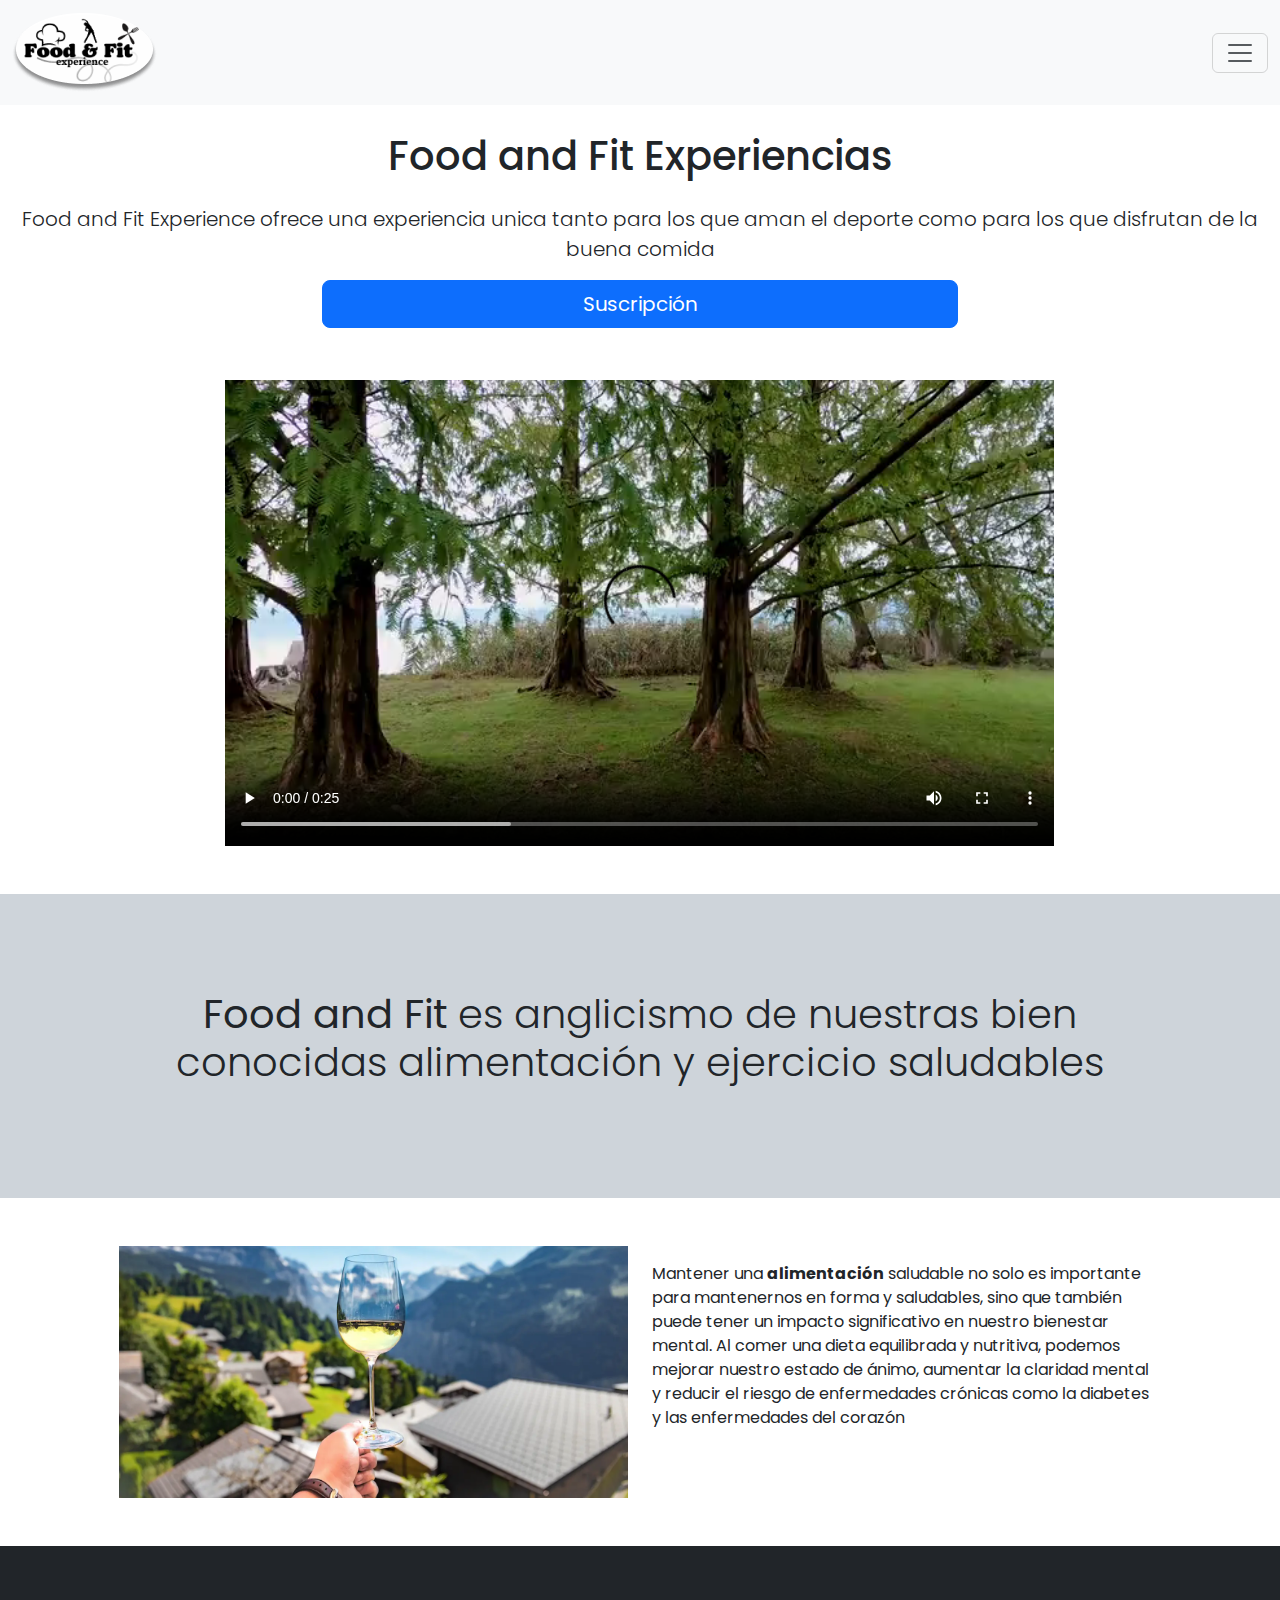
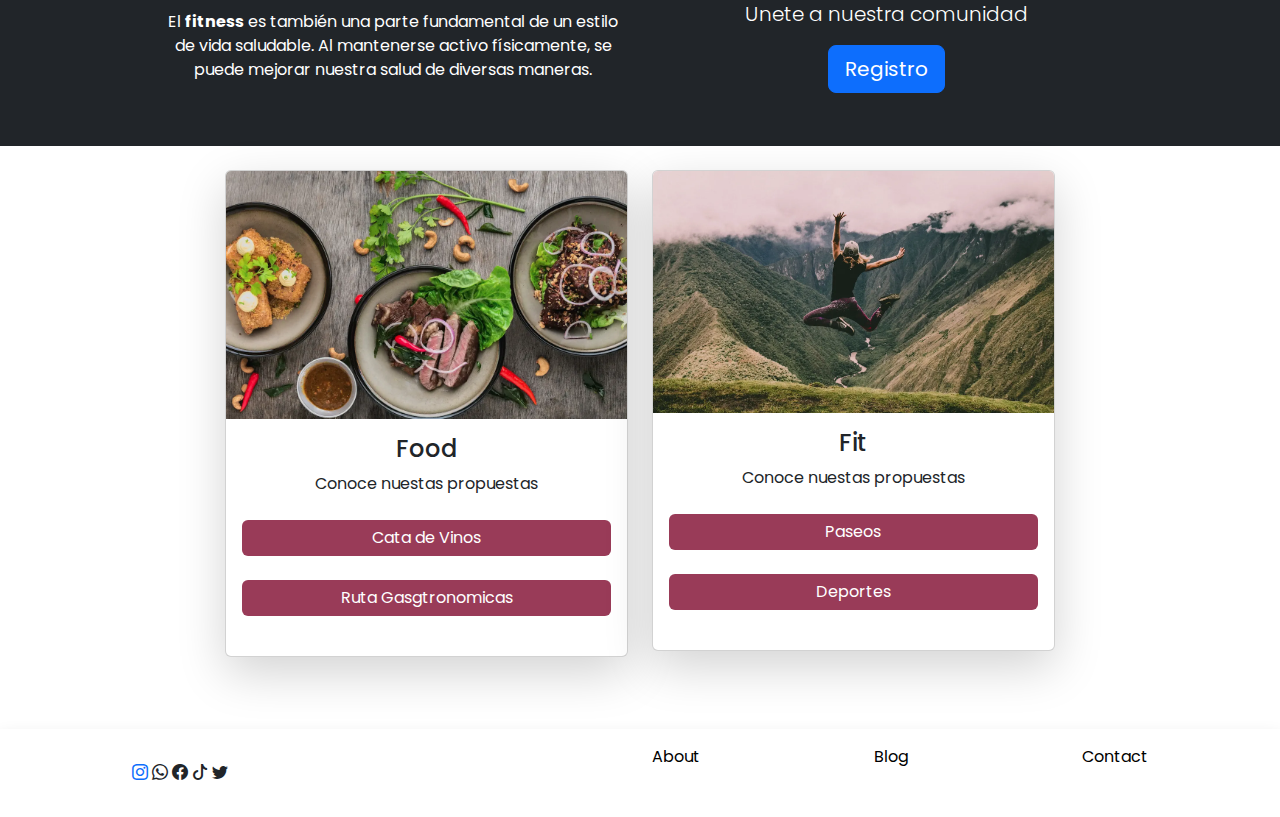
<file: index.html>
<!DOCTYPE html>
<html lang="es">
  <head>
    <meta charset="UTF-8" />
    <meta http-equiv="X-UA-Compatible" content="IE=edge" />
    <meta name="viewport" content="width=device-width, initial-scale=1.0" />
    <meta name="author" content="andrea-jordi-mariano" />
    <meta
      name="description"
      content="Food and Fit Experience ofrece una experiencia unica tanto para los que aman el deporte como para los que disfrutan de la buena comida"/>
    <meta
      name="keyword"
      content="alimentación saludable, fitness y actividad fisica, estilo de vida activa"
    />
    <!-- favicon -->
    <link rel="icon" type="image/png" href="img/favicon/f&f.png" />
    <title>Home - Food and Fit Experience</title>
    <!-- preload link -->
    <link rel="preload" href="css/bootstrap.min.css" as="style" />
    <link rel="preload" href="js/bootstrap.bundle.min.js" as="script" />
    <!-- bootstrap icon-->
    <link
      rel="stylesheet"
      href="https://cdn.jsdelivr.net/npm/bootstrap-icons@1.10.3/font/bootstrap-icons.css"
    />
    <!-- bootstrap css -->
    <link rel="stylesheet" href="css/bootstrap.min.css" />
    <link rel="stylesheet" href="css/root.css" />
    <link rel="stylesheet" href="css/myStyle.css" />
  </head>

  <body class="font-family-primary body-margin-index">
    <!-- start of main container -->
    <div class="container-fluid">
      <!-- start header -->

      <header class="row p-1 mt-5 justify-content-center text-center">
        <h1 class="p-3">Food and Fit Experiencias</h1>
        <p class="lead text col-12">
          Food and Fit Experience ofrece una experiencia unica tanto para los que aman el deporte como para los que disfrutan de la buena comida
        </p>
        <button class="col-6  btn btn-lg btn-primary mb-5">
          Suscripción 
        </button>
      </header>

      <!-- end header -->

      <!-- start of offcanvas nav -->

      <div class="row">
        <nav class="navbar bg-body-tertiary fixed-top">
          <div class="container-fluid">
            <!-- logo picture -->

            <a class="navbar-brand" href="index.html">
              <img
                src="./img/logo/logo_sombra_pequeño.png"
                alt="Food and Fit - Home"
              />
            </a>
            <button
              class="navbar-toggler"
              type="button"
              data-bs-toggle="offcanvas"
              data-bs-target="#offcanvasNavbar"
              aria-controls="offcanvasNavbar"
              aria-label="Toggle navigation"
            >
              <span class="navbar-toggler-icon"></span>
            </button>
            <div
              class="offcanvas offcanvas-end"
              tabindex="-1"
              id="offcanvasNavbar"
              aria-labelledby="offcanvasNavbarLabel"
            >
              <div class="offcanvas-header">
                <button
                  type="button"
                  class="btn-close"
                  data-bs-dismiss="offcanvas"
                  aria-label="Close"
                ></button>
              </div>
              <div class="offcanvas-body">
                <ul class="navbar-nav justify-content-end flex-grow-1 pe-3">
                  <li class="nav-item dropdown">
                    <a
                      class="nav-link dropdown-toggle"
                      href="#"
                      role="button"
                      data-bs-toggle="dropdown"
                      aria-expanded="false"
                    >
                      Food
                    </a>
                    <ul class="dropdown-menu">
                      <li>
                        <a class="dropdown-item" href="cata-vino.html"
                          >Cata de Vino</a
                        >
                      </li>
                      <li>
                        <a class="dropdown-item" href="gastronomia.html"
                          >Ruta gasgtronomicas</a
                        >
                      </li>
                    </ul>
                  </li>

                  <li class="nav-item dropdown">
                    <a
                      class="nav-link dropdown-toggle"
                      href="#"
                      role="button"
                      data-bs-toggle="dropdown"
                      aria-expanded="false"
                    >
                      Fit
                    </a>
                    <ul class="dropdown-menu">
                      <li>
                        <a class="dropdown-item" href="paseos.html">Paseos</a>
                      </li>
                      <li>
                        <a class="dropdown-item" href="deportes.html"
                          >Deporte</a
                        >
                      </li>
                    </ul>
                  </li>
                </ul>
              </div>
            </div>
          </div>
        </nav>
      </div>

      <!-- end of nav -->

      <!-- start of video section -->
      <section class="mb-5 row justify-content-center">
        <video
          class="col-8 object-fit-contain"
          controls
          preload
          src="assets/index-video.mp4"
        ></video>
      </section>
      <!-- start of video section -->

      <section
        class="p-5 row justify-content-center text-center bg-dark-subtle"
      >
        <p class="col-10 display-6 py-5">
          <strong>Food and Fit</strong> es anglicismo de nuestras bien conocidas
          alimentación y ejercicio saludables
        </p>
      </section>

      <!-- start of companny vision section -->
      <section class="row my-5 justify-content-center">
        <div class="col-sm-12 col-md-5">

          <img

          src="img/index/index-herosmall.webp"
          srcset="img/index/index-herosmaller.webp 576w,
          img/index/index-herosmall.webp 768w"

          class="card-img-top img-fluid"
          alt="imagen lanscape naturaleza"
        />

        </div>

        <article class="col-sm-12 col-md-5">
          <p class="my-3">
            Mantener una <strong>alimentación</strong> saludable no solo es
            importante para mantenernos en forma y saludables, sino que también
            puede tener un impacto significativo en nuestro bienestar mental. Al
            comer una dieta equilibrada y nutritiva, podemos mejorar nuestro
            estado de ánimo, aumentar la claridad mental y reducir el riesgo de
            enfermedades crónicas como la diabetes y las enfermedades del
            corazón
          </p>
        </article>
      </section>
      <!-- end of company vision section  -->

      <!-- start of section - unete a la comunidad -->

      <section
        class="p-5 row justify-content-center align-items-center text-center bg-dark text-white"
      >
        <p class="col-sm-10 col-md-5 my-3">
          El <strong>fitness</strong> es también una parte fundamental de un
          estilo de vida saludable. Al mantenerse activo físicamente, se puede
          mejorar nuestra salud de diversas maneras.
        </p>

        <div class="col-sm-10 col-md-5">
          <p class="lead">Unete a nuestra comunidad</p>
          <button class="btn btn-primary btn-lg">Registro</button>
        </div>
      </section>

      <!-- end of section - unete a la comunidad fitness -->

      <!-- start of card section -->

      <div class="row justify-content-center">
        <!-- start 1st card -->

        <section class="col-sm-10 col-md-4 my-sm-4 col-md-3">
          <div class="card shadow-lg">
           
            <img

            src="img/index/index-food-cardsmall.webp"
          srcset="img/index/index-food-cardsmaller.webp 576w,
          img/index/index-food-cardsmall.webp 768w"

            class="card-img-top img-fluid"
            alt="imagen landscape fit experience"
          />

            <div class="card-body text-center">
              <h4 class="card-title">Food</h4>

              <p class="card-text">Conoce nuestas propuestas</p>

              <a
                href="cata-vino.html"
                class="btn btn-primary my-4 btn mx-auto d-block btn-clr-primary text-white border-0"
                >Cata de Vinos</a
              >

              <a
                href="gastronomia.html"
                class="btn btn-primary my-4 btn mx-auto d-block btn-clr-primary text-white border-0"
                >Ruta Gasgtronomicas</a
              >
            </div>
          </div>
        </section>

        <!-- end 1st card -->

        <!-- start 2nd card -->

        <section class="col-sm-10 col-md-4 my-sm-4 col-md-3">
          <div class="card shadow-lg">

            <img

            src="img/index/index-fit-cardsmall.webp"
          srcset="img/index/index-fit-cardsmaller.webp 576w,
          img/index/index-fit-cardsmall.webp 768w"

            class="card-img-top img-fluid"
            alt="imagen landscape food experience"
          />

            <div class="card-body text-center">
              <h4 class="card-title">Fit</h4>

              <p class="card-text">Conoce nuestas propuestas</p>

              <a
                href="paseos.html"
                class="btn btn-primary my-4 btn mx-auto d-block btn-clr-primary text-white border-0"
                >Paseos</a
              >

              <a
                href="deportes.html"
                class="btn btn-primary my-4 btn mx-auto d-block btn-clr-primary text-white border-0"
                >Deportes</a
              >
            </div>
          </div>
        </section>

        <!-- end 2nd card -->
      </div>

      <!-- end of card section  -->

      <!-- start of footer -->

      <footer class="row mt-5 justify-content-around shadow p-3">
        <div
          class="social-media-icons my-sm-3 col-sm-10 text-sm-center col-md-3 text-md-start"
        >
          <a href="#" rel="nofollow"><i class="bi bi-instagram"></i></a>
          <i class="bi bi-whatsapp"></i>
          <i class="bi bi-facebook"></i>
          <i class="bi bi-tiktok"></i>
          <i class="bi bi-twitter"></i>
        </div>

        <ul
          class="col-sm-10 col-md-5 d-flex justify-content-between list-unstyled"
        >
          <li class="">
            <a class="text-decoration-none text-black" href="./index.html"
              >About</a
            >
          </li>
          <li class="">
            <a class="text-decoration-none text-black" href="blog.html">Blog</a>
          </li>
          <li class="">
            <a class="text-decoration-none text-black" href="./contact.html"
              >Contact</a
            >
          </li>
        </ul>
      </footer>

      <!-- end of footer -->
    </div>
    <!-- end of main container -->

    <!-- js script -->
    <script src="js/bootstrap.bundle.min.js"></script>
  </body>
</html>
</file>
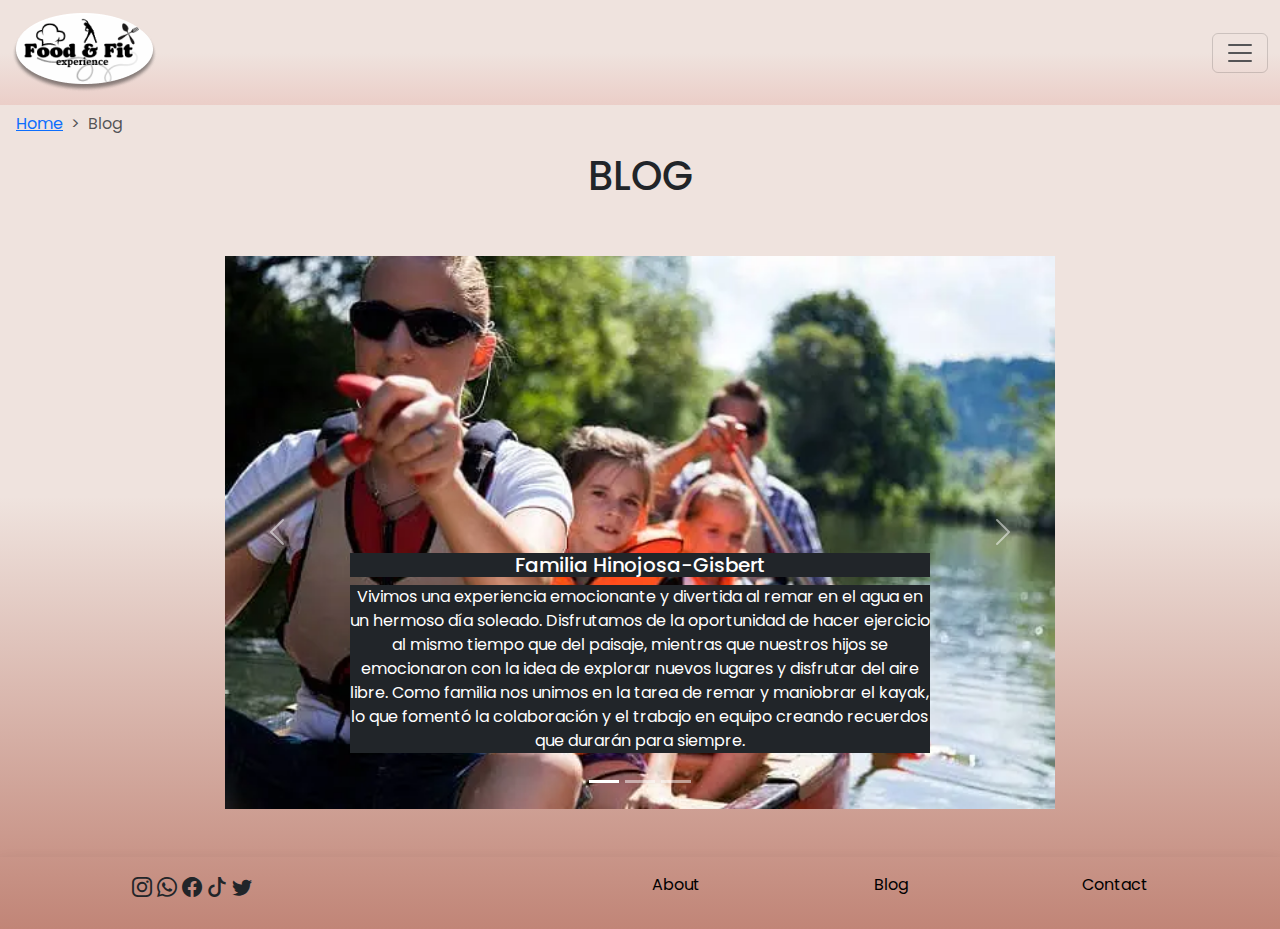
<file: blog.html>
<!DOCTYPE html>
<html lang="es">
  <head>
    <meta charset="UTF-8" />
    <meta http-equiv="X-UA-Compatible" content="IE=edge" />
    <meta name="viewport" content="width=device-width, initial-scale=1.0" />
    <meta name="author" content="andrea-jordi-mariano" />
    <meta
      name="description"
      content="Nuestros queridos clientes comparten sus experiencias. Aprende como otras personas han disfrutado de nuestras actividades"
    />
    <meta
      name="keyword"
      content="opiniones de otras personas, blog y testimonials, comentarios acerca de Food and Fit Experience"
    />
    <!-- favicon -->
    <link rel="icon" type="image/png" href="img/favicon/f&f.png" />
    <title>BLOG de usuarios</title>
    <!-- preload link -->
    <link rel="preload" href="css/bootstrap.min.css" as="style" />
    <link rel="preload" href="js/bootstrap.bundle.min.js" as="script" />

    <!-- bootstrap icon-->

    <link
      rel="stylesheet"
      href="https://cdn.jsdelivr.net/npm/bootstrap-icons@1.10.3/font/bootstrap-icons.css"
    />

    <!-- bootstrap css -->
    <link rel="stylesheet" href="css/bootstrap.min.css" />
    <link rel="stylesheet" href="css/root.css" />
    <link rel="stylesheet" href="css/myStyle.css" />
  </head>

  <body class="font-family-primary body-margin">
    <!-- start of main container -->
    <div class="container-fluid background-primary">


       <!-- start of breadcrumbs -->

       <nav class="row" style="--bs-breadcrumb-divider: '>';" aria-label="breadcrumb">

        <ol class="mt-5 ps-3 breadcrumb">
          <li class="breadcrumb-item"><a href="index.html">Home</a></li>
          <li class="breadcrumb-item active" aria-current="page">Blog</li>
        </ol>

      </nav>

    <!-- end of breadcrumbs -->

      <!-- start blog header -->

      <header class="row  justify-content-center">
        <h1 class=" text-center">BLOG</h1>
      </header>

      <!-- end blog header -->

      <!-- start of offcanvas nav -->
      <div class="row">
        <nav
          class="navbar bg-body-tertiary fixed-top background-offcanvas-primary"
        >
          <div class="container-fluid">
            <!-- logo picture -->
            <a class="navbar-brand" href="#">
              <img
                src="./img/logo/logo_sombra_pequeño.png"
                alt="Food and Fit - Home"
              />
            </a>
            <button
              class="navbar-toggler"
              type="button"
              data-bs-toggle="offcanvas"
              data-bs-target="#offcanvasNavbar"
              aria-controls="offcanvasNavbar"
              aria-label="Toggle navigation"
            >
              <span class="navbar-toggler-icon"></span>
            </button>
            <div
              class="offcanvas offcanvas-end"
              tabindex="-1"
              id="offcanvasNavbar"
              aria-labelledby="offcanvasNavbarLabel"
            >
              <div class="offcanvas-header">
                <button
                  type="button"
                  class="btn-close"
                  data-bs-dismiss="offcanvas"
                  aria-label="Close"
                ></button>
              </div>
              <div class="offcanvas-body background-offcanvas-primary">
                <ul class="navbar-nav justify-content-end flex-grow-1 pe-3">
                  <li class="nav-item dropdown">
                    <a
                      class="nav-link dropdown-toggle"
                      href="#"
                      role="button"
                      data-bs-toggle="dropdown"
                      aria-expanded="false"
                    >
                      Food
                    </a>
                    <ul class="dropdown-menu">
                      <li>
                        <a
                          class="dropdown-item active-offcanvas text-white"
                          href="./cata-vino.html"
                          >Cata de Vino</a
                        >
                      </li>
                      <li>
                        <a class="dropdown-item" href="./gastronomia.html"
                          >Ruta gasgtronomicas</a
                        >
                      </li>
                    </ul>
                  </li>

                  <li class="nav-item dropdown">
                    <a
                      class="nav-link dropdown-toggle"
                      href="#"
                      role="button"
                      data-bs-toggle="dropdown"
                      aria-expanded="false"
                    >
                      Fit
                    </a>
                    <ul class="dropdown-menu">
                      <li>
                        <a class="dropdown-item" href="./paseos.html">Paseos</a>
                      </li>
                      <li>
                        <a class="dropdown-item" href="./deportes.html"
                          >Deporte</a
                        >
                      </li>
                    </ul>
                  </li>
                </ul>
              </div>
            </div>
          </div>
        </nav>
      </div>
      <!-- end of Nav -->

      <!-- start of carrousel blog -->
      <main class="row   justify-content-center my-5">
        <div id="carouselExampleCaptions" class="carousel slide col-8 ">
          <div class="carousel-indicators">
            <button
              type="button"
              data-bs-target="#carouselExampleCaptions"
              data-bs-slide-to="0"
              class="active"
              aria-current="true"
              aria-label="Slide 1"
            ></button>
            <button
              type="button"
              data-bs-target="#carouselExampleCaptions"
              data-bs-slide-to="1"
              aria-label="Slide 2"
            ></button>
            <button
              type="button"
              data-bs-target="#carouselExampleCaptions"
              data-bs-slide-to="2"
              aria-label="Slide 3"
            ></button>
          </div>
          <div class="carousel-inner ">
            <div class="carousel-item active">
              <img
                src="./img/blog/hinojosa-gisbert.webp"
                class="d-block w-100"
                alt="hinojosa-gisbert"
              />
              <div class="carousel-caption d-none d-md-block">
                <h5 class="text bg-dark">Familia Hinojosa-Gisbert</h5>
                <p class="text bg-dark">
                  Vivimos una experiencia emocionante y divertida al remar en el
                  agua en un hermoso día soleado. Disfrutamos de la oportunidad
                  de hacer ejercicio al mismo tiempo que del paisaje, mientras
                  que nuestros hijos se emocionaron con la idea de explorar
                  nuevos lugares y disfrutar del aire libre. Como familia nos
                  unimos en la tarea de remar y maniobrar el kayak, lo que
                  fomentó la colaboración y el trabajo en equipo creando
                  recuerdos que durarán para siempre.
                </p>
              </div>
            </div>
            <div class="carousel-item">
              <img
                src="./img/blog/julia_josep.webp"
                class="d-block w-100"
                alt="julia-josep"
              />
              <div class="carousel-caption d-none d-md-block">
                <h5 class="text bg-dark">Julia i Josep</h5>
                <p class="text bg-dark">
                  La experiencia fué romántica y agradable en nuestra segunda
                  visita a una cata de vinos. A medida que exploramos diferentes
                  variedades de vinos, aprendimos sobre la historia detrás de
                  cada uno, la técnica de elaboración y las características
                  únicas de cada variedad. Con cada sorbo, pudimos identificar
                  los diferentes matices de sabor y aroma, y poner en común
                  nuestras preferencias y opiniones.
                </p>
              </div>
            </div>
            <div class="carousel-item">
              <img
                src="./img/blog/amigos.webp"
                class="d-block w-100"
                alt="..."
              />
              <div class="carousel-caption d-none d-md-block">
                <h5 class="text bg-dark">Reunión de amigos</h5>
                <p class="text bg-dark">
                  Mientras caminamos por los senderos rodeados de impresionantes
                  paisajes naturales, nos sumergimos en la tranquilidad y la
                  belleza del campo. Durante el paseo, descubrimos pequeñas
                  aldeas, encontramos animales curiosos y aprendimos sobre la
                  historia y la cultura locales. A lo largo del camino,
                  compartimos historias, risas y momentos especiales, lo que
                  fortaleció nuestra amistad y creó recuerdos duraderos.
                </p>
              </div>
            </div>
          </div>
          <button
            class="carousel-control-prev"
            type="button"
            data-bs-target="#carouselExampleCaptions"
            data-bs-slide="prev"
          >
            <span class="carousel-control-prev-icon" aria-hidden="true"></span>
            <span class="visually-hidden">Previous</span>
          </button>
          <button
            class="carousel-control-next"
            type="button"
            data-bs-target="#carouselExampleCaptions"
            data-bs-slide="next"
          >
            <span class="carousel-control-next-icon" aria-hidden="true"></span>
            <span class="visually-hidden">Next</span>
          </button>
        </div>

        <!-- dsaasddasasdASDAda -->
      </main>
      <!-- end of carrousel blog -->

      <!-- end of main (cards) -->

      <!-- start of footer -->

      <footer class="row mt-5 justify-content-around shadow p-3">
        <div class="col-3 lead">
          <i class="bi bi-instagram"></i>
          <i class="bi bi-whatsapp"></i>
          <i class="bi bi-facebook"></i>
          <i class="bi bi-tiktok"></i>
          <i class="bi bi-twitter"></i>
        </div>

        <ul class="col-5 d-flex justify-content-between list-unstyled">
          <li class="">
            <a class="text-decoration-none text-black" href="./index.html"
              >About</a
            >
          </li>
          <li class="">
            <a class="text-decoration-none text-black" href="./blog.html"
              >Blog</a
            >
          </li>
          <li class="">
            <a class="text-decoration-none text-black" href="./contact.html"
              >Contact</a
            >
          </li>
        </ul>
      </footer>

      <!-- end of footer -->
    </div>
    <!-- end of main container -->

    <script src="js/bootstrap.bundle.min.js"></script>
  </body>
</html>
</file>
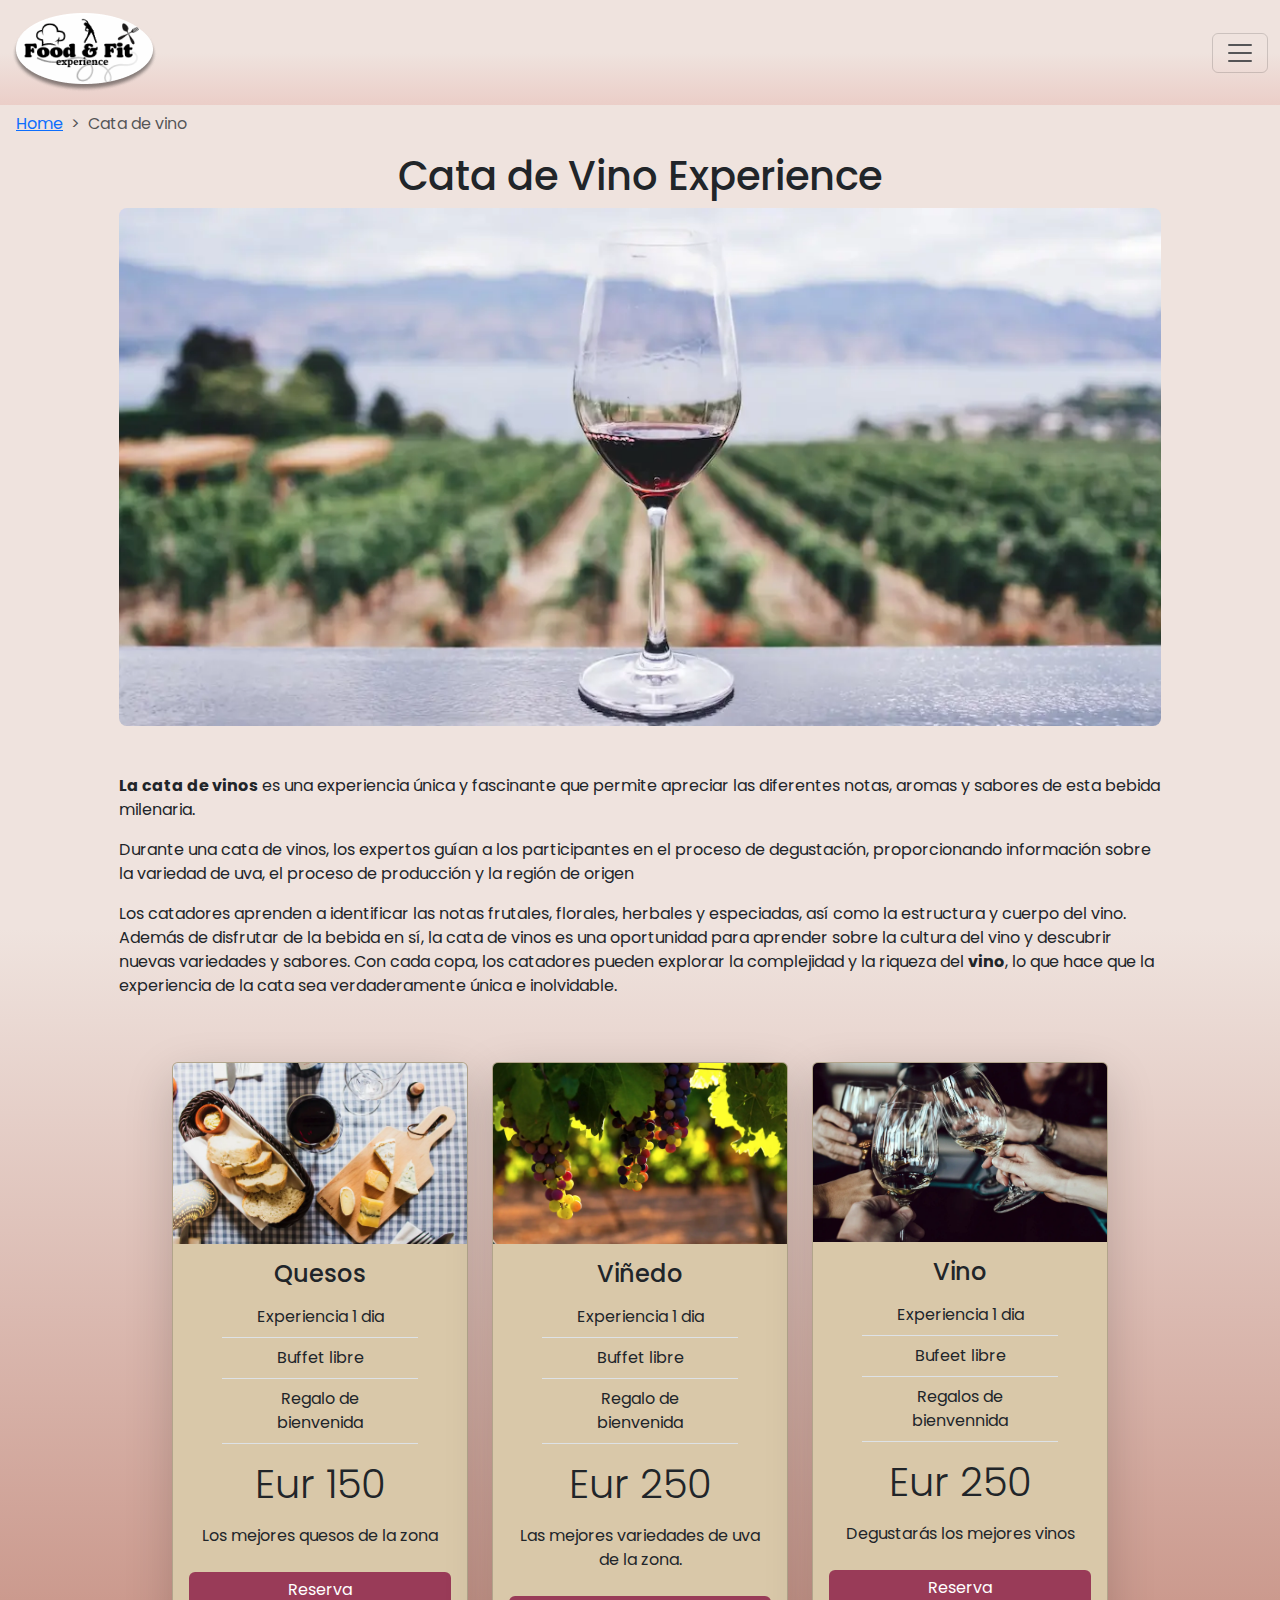
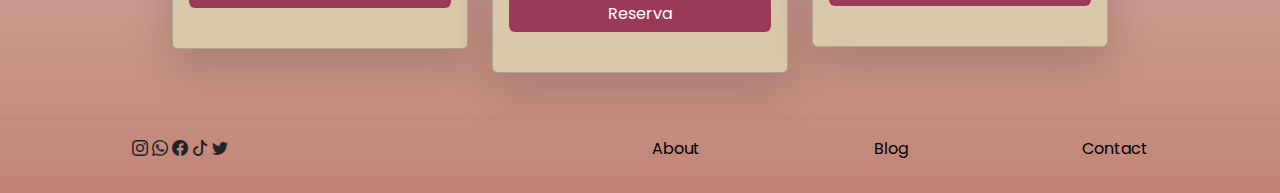
<file: cata-vino.html>
<!DOCTYPE html>
<html lang="es">
  <head>
    <meta charset="UTF-8" />
    <meta http-equiv="X-UA-Compatible" content="IE=edge" />
    <meta name="viewport" content="width=device-width, initial-scale=1.0" />
    <meta name="author" content="andrea-jordi-mariano" />
    <meta
      name="description"
      content="Disfruta de una experiencia encantadora como hacer una Cata de Vino. Enoturismo, visita a bodegas y noticias del mundo de la enología y viticultura"
    />
    <meta
      name="keyword"
      content="cata de vino, experiencia gastrónomicas, degustación de vino y comida, mantener una alimentación saludable, mejorar nuestro estado de ánimo, aumentar la claridad mental"
    />
    <!-- favicon -->
    <link rel="icon" type="image/png" href="img/favicon/f&f.png" />
    <title>Food - Cata de Vino Experience</title>
    <!-- preload link -->
    <link rel="preload" href="css/bootstrap.min.css" as="style" />
    <link rel="preload" href="js/bootstrap.bundle.min.js" as="script" />

    <!-- bootstrap icon-->

    <link
      rel="stylesheet"
      href="https://cdn.jsdelivr.net/npm/bootstrap-icons@1.10.3/font/bootstrap-icons.css"
    />

    <!-- bootstrap css -->
    <link rel="stylesheet" href="css/bootstrap.min.css" />
    <link rel="stylesheet" href="css/root.css" />
    <link rel="stylesheet" href="css/myStyle.css" />
  </head>

  <body class="font-family-primary body-margin">
    <!-- start of main container -->
    <div class="container-fluid background-primary">
      <!-- start header hero -->


      <!-- start of breadcrumbs -->

      <nav class="row" style="--bs-breadcrumb-divider: '>';" aria-label="breadcrumb">

          <ol class="mt-5 ps-3 breadcrumb">
            <li class="breadcrumb-item"><a href="index.html">Home</a></li>
            <li class="breadcrumb-item active" aria-current="page">Cata de vino</li>
          </ol>

        </nav>

      <!-- end of breadcrumbs -->


      <header class="row justify-content-center">
      
        <h1 class="text-center">Cata de Vino Experience</h1>

        
        <div class="col-10">
          <img
            class="img-fluid rounded-3"

            src="img/food/cata_vino/cata-vino-herosmall.webp"
            srcset="img/food/cata_vino/cata-vino-herosmaller.webp 576w,
            img/food/cata_vino/cata-vino-herosmall.webp 768w"

            alt="imagen landscape cata de vino"
          />

        </div>

      </header>

      <!-- end header hero -->

      <!-- start of offcanvas nav -->

<!-- breadcrumbs -->

      <div class="row">
        <nav
          class="navbar bg-body-tertiary fixed-top background-offcanvas-primary"
        >
          <div class="container-fluid">
            <!-- logo picture -->
            <a class="navbar-brand" href="index.html">
              <img
                src="./img/logo/logo_sombra_pequeño.png"
                alt="Food and Fit - Home"
              />
            </a>
            <button
              class="navbar-toggler"
              type="button"
              data-bs-toggle="offcanvas"
              data-bs-target="#offcanvasNavbar"
              aria-controls="offcanvasNavbar"
              aria-label="Toggle navigation"
            >
              <span class="navbar-toggler-icon"></span>
            </button>
            <div
              class="offcanvas offcanvas-end"
              tabindex="-1"
              id="offcanvasNavbar"
              aria-labelledby="offcanvasNavbarLabel"
            >
              <div class="offcanvas-header">
                <button
                  type="button"
                  class="btn-close"
                  data-bs-dismiss="offcanvas"
                  aria-label="Close"
                ></button>
              </div>
              <div class="offcanvas-body background-offcanvas-primary">
                <ul class="navbar-nav justify-content-end flex-grow-1 pe-3">
                  <li class="nav-item dropdown">
                    <a
                      class="nav-link dropdown-toggle"
                      href="#"
                      role="button"
                      data-bs-toggle="dropdown"
                      aria-expanded="false"
                    >
                      Food
                    </a>
                    <ul class="dropdown-menu">
                      <li>
                        <a
                          class="dropdown-item active-link-offcanvas"
                          href="./cata-vino.html"
                          >Cata de Vino</a
                        >
                      </li>
                      <li>
                        <a class="dropdown-item" href="./gastronomia.html"
                          >Ruta gastrónomicas</a
                        >
                      </li>
                    </ul>
                  </li>

                  <li class="nav-item dropdown">
                    <a
                      class="nav-link dropdown-toggle"
                      href="#"
                      role="button"
                      data-bs-toggle="dropdown"
                      aria-expanded="false"
                    >
                      Fit
                    </a>
                    <ul class="dropdown-menu">
                      <li>
                        <a class="dropdown-item" href="./paseos.html">Paseos</a>
                      </li>
                      <li>
                        <a class="dropdown-item" href="./deportes.html"
                          >Deporte</a
                        >
                      </li>
                    </ul>
                  </li>
                </ul>
              </div>
            </div>
          </div>
        </nav>
      </div>

      <!-- end of Nav -->


      <section class="row justify-content-center my-5">
        <article class="col-10">
          <p class="">
            <strong>La cata de vinos</strong> es una experiencia única y
            fascinante que permite apreciar las diferentes notas, aromas y
            sabores de esta bebida milenaria.
          </p>

          <p class="">
            Durante una cata de vinos, los expertos guían a los participantes en
            el proceso de degustación, proporcionando información sobre la
            variedad de uva, el proceso de producción y la región de origen
          </p>

          <p class="">
            Los catadores aprenden a identificar las notas frutales, florales,
            herbales y especiadas, así como la estructura y cuerpo del vino.
            Además de disfrutar de la bebida en sí, la cata de vinos es una
            oportunidad para aprender sobre la cultura del vino y descubrir
            nuevas variedades y sabores. Con cada copa, los catadores pueden
            explorar la complejidad y la riqueza del <strong>vino</strong>, lo
            que hace que la experiencia de la cata sea verdaderamente única e
            inolvidable.
          </p>
        </article>
      </section>

      <main class="row justify-content-center">
        <!-- first card -->
        <section class="col-9 col-md-3">
          <div class="card shadow-lg card-clr-primary">
          
            <img

              src="img/food/cata_vino/quesosmall.webp"
              srcset="img/food/cata_vino/quesosmaller.webp 576w,
              img/food/cata_vino/quesosmall.webp 768w"

              class="card-img-top img-fluid"
              alt="imagen tabla de queso"
            />

            <div class="card-body text-center">
              <h4 class="card-title text--primary">Quesos</h4>

              <ul
                class="list-group list-group-flush flex-column align-items-center"
              >
                <li class="list-group-item border-bottom w-75 card-clr-primary">
                  Experiencia 1 dia
                </li>
                <li class="list-group-item border-bottom w-75 card-clr-primary">
                  Buffet libre
                </li>
                <li class="list-group-item border-bottom w-75 card-clr-primary">
                  Regalo de bienvenida
                </li>
              </ul>

              <p class="display-6 my-3">Eur 150</p>

              <p class="card-text text--primary">
                Los mejores quesos de la zona
              </p>

              <a
                href="#"
                class="btn btn-clr-primary my-4 btn mx-auto d-block text-white border-0"
                >Reserva</a
              >
            </div>
          </div>
        </section>

        <!-- second card -->

        <section class="col-9 my-sm-4 my-md-0 col-md-3">
          <div class="card shadow-lg card-clr-primary">
            <img

              src="img/food/cata_vino/viniedosmall.webp"
              srcset="img/food/cata_vino/viniedosmaller.webp 576w,
              img/food/cata_vino/viniedosmall.webp 768w"

              class="card-img-top img-fluid"
              alt="imagen Viñedo"
            />

            <div class="card-body text-center">
              <h4 class="card-title text--primary">Viñedo</h4>

              <ul
                class="list-group list-group-flush flex-column align-items-center"
              >
                <li class="list-group-item border-bottom w-75 card-clr-primary">
                Experiencia 1 dia
                </li>
                <li class="list-group-item border-bottom w-75 card-clr-primary">
                  Buffet libre
                </li>
                <li class="list-group-item border-bottom w-75 card-clr-primary">
                  Regalo de bienvenida
                </li>
              </ul>

              <p class="display-6 my-3">Eur 250</p>

              <p class="card-text text--primary">
                Las mejores variedades de uva de la zona.
              </p>

              <a
                href="#"
                class="btn btn-primary my-4 btn mx-auto d-block btn-clr-primary text-white border-0"
                >Reserva</a
              >
            </div>
          </div>
        </section>

        <!-- third card -->
        <section class="col-9 col-md-3">
          <div class="card shadow-lg card-clr-primary">

            <img

              src="img/food/cata_vino/vinosmall.webp"
              srcset="img/food/cata_vino/vinosmaller.webp 576w,
              img/food/cata_vino/vinosmall.webp 768w"

              class="card-img-top img-fluid"
              alt="imagen cata de vino"
            />

            <div class="card-body text-center">
              <h4 class="card-title text--primary">Vino</h4>

              <ul
                class="list-group list-group-flush flex-column align-items-center"
              >
                <li class="list-group-item border-bottom w-75 card-clr-primary">
                  Experiencia 1 dia
                </li>
                <li class="list-group-item border-bottom w-75 card-clr-primary">
                  Bufeet libre
                </li>
                <li class="list-group-item border-bottom w-75 card-clr-primary">
                  Regalos de bienvennida
                </li>
              </ul>

              <p class="display-6 my-3">Eur 250</p>

              <p class="card-text text--primary">
                Degustarás los mejores vinos
              </p>

              <a
                href="#"
                class="btn btn-primary my-4 btn mx-auto d-block btn-clr-primary text-white border-0"
                >Reserva</a
              >
            </div>
          </div>
        </section>
      </main>

      <!-- end of main (cards) -->

      <!-- start of footer -->

      <footer class="row mt-5 justify-content-around shadow p-3">
        <div class="col-3">
          <i class="bi bi-instagram"></i>
          <i class="bi bi-whatsapp"></i>
          <i class="bi bi-facebook"></i>
          <i class="bi bi-tiktok"></i>
          <i class="bi bi-twitter"></i>
        </div>

        <ul class="col-5 d-flex justify-content-between list-unstyled">
          <li class="">
            <a class="text-decoration-none text-black" href="./index.html"
              >About</a
            >
          </li>
          <li class="">
            <a class="text-decoration-none text-black" href="./blog.html"
              >Blog</a
            >
          </li>
          <li class="">
            <a class="text-decoration-none text-black" href="./contact.html"
              >Contact</a
            >
          </li>
        </ul>
      </footer>

      <!-- end of footer -->
    </div>
    <!-- end of main container -->

    <script src="js/bootstrap.bundle.min.js"></script>
  </body>
</html>
</file>
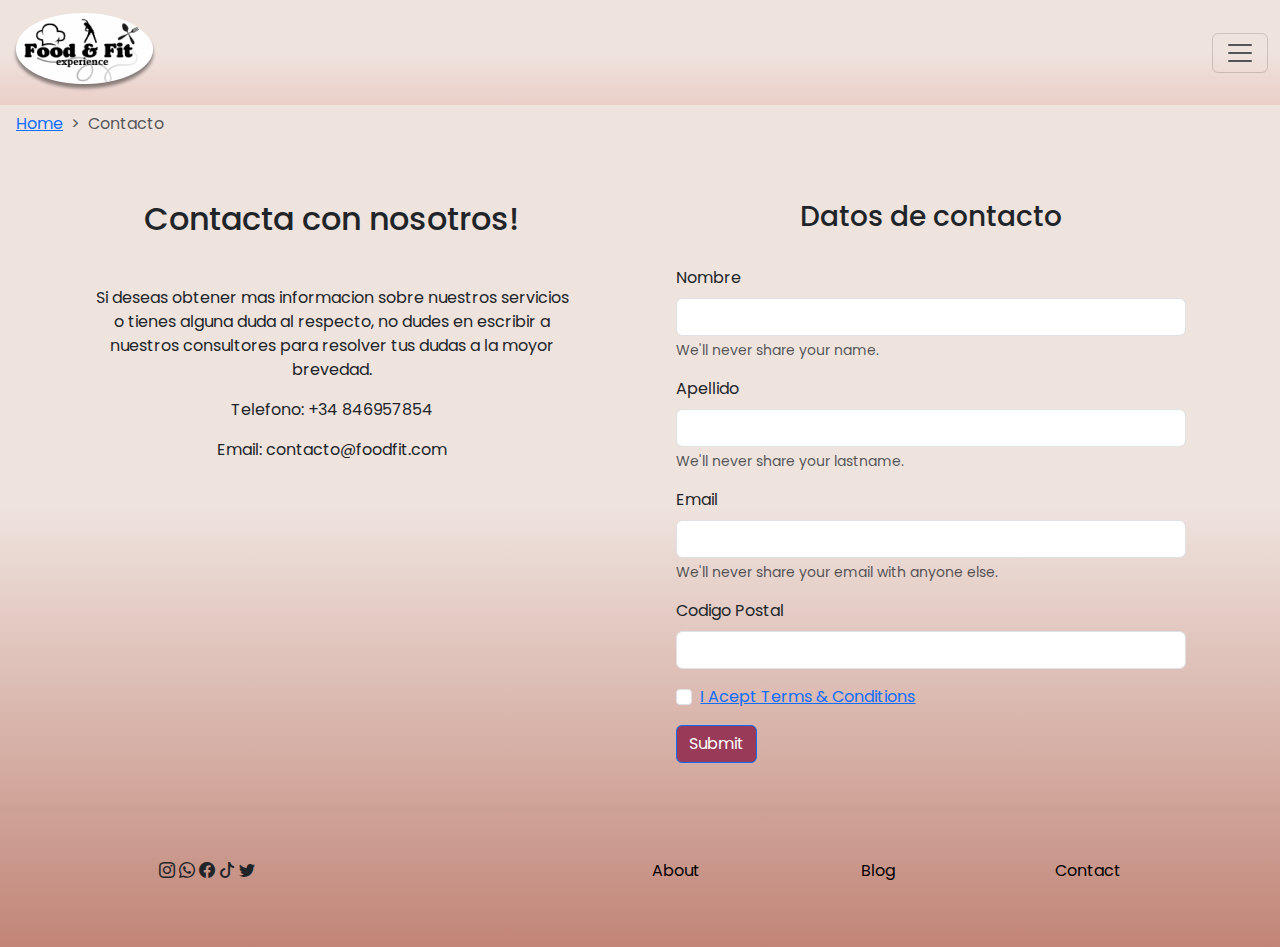
<file: contact.html>
<!DOCTYPE html>
<html lang="en">
  <head>
    <meta charset="UTF-8" />
    <meta http-equiv="X-UA-Compatible" content="IE=edge" />
    <meta name="viewport" content="width=device-width, initial-scale=1.0" />
    <meta name="author" content="andrea-jordi-mariano" />
    <meta
      name="description"
      content="Contacta a nuestros consultores para resolver tus dudas en la moyor brevedad"
    />
    <meta
      name="keyword"
      content="obtener mas informacion, resolver dudas, contacto food and fit, telefono food and fit, correo food and fit"
    />
    <!-- favicon -->
    <link rel="icon" type="image/png" href="img/favicon/f&f.png" />
    <title>Contact</title>

    <!-- preload link -->
    <link rel="preload" href="css/bootstrap.min.css" as="style" />
    <link rel="preload" href="js/bootstrap.bundle.min.js" as="script" />

    <!-- bootstrap icon-->
    <link
      rel="stylesheet"
      href="https://cdn.jsdelivr.net/npm/bootstrap-icons@1.10.3/font/bootstrap-icons.css"
    />

    <!-- bootstrap css -->
    <link rel="stylesheet" href="css/bootstrap.min.css" />
    <link rel="stylesheet" href="css/root.css" />
    <link rel="stylesheet" href="css/myStyle.css" />
  </head>

  <body class="font-family-primary body-margin">
    <!-- start of main content -->
    <div class="container-fluid background-primary mb-0">

       <!-- start of breadcrumbs -->

       <nav class="row" style="--bs-breadcrumb-divider: '>';" aria-label="breadcrumb">

        <ol class="mt-5 ps-3 breadcrumb">
          <li class="breadcrumb-item"><a href="index.html">Home</a></li>
          <li class="breadcrumb-item active" aria-current="page">Contacto</li>
        </ol>

      </nav>

    <!-- end of breadcrumbs -->

      <!-- start of offcanvas nav -->

      <div class="row">
        <nav
          class="navbar bg-body-tertiary fixed-top background-offcanvas-primary"
        >
          <div class="container-fluid">
            <!-- logo picture -->

            <a class="navbar-brand" href="index.html">
              <img
                src="./img/logo/logo_sombra_pequeño.png"
                alt="Food and Fit - Home"
              />
            </a>

            <button
              class="navbar-toggler"
              type="button"
              data-bs-toggle="offcanvas"
              data-bs-target="#offcanvasNavbar"
              aria-controls="offcanvasNavbar"
              aria-label="Toggle navigation"
            >
              <span class="navbar-toggler-icon"></span>
            </button>
            <div
              class="offcanvas offcanvas-end"
              tabindex="-1"
              id="offcanvasNavbar"
              aria-labelledby="offcanvasNavbarLabel"
            >
              <div class="offcanvas-header">
                <button
                  type="button"
                  class="btn-close"
                  data-bs-dismiss="offcanvas"
                  aria-label="Close"
                ></button>
              </div>
              <div class="offcanvas-body background-offcanvas-primary">
                <ul class="navbar-nav justify-content-end flex-grow-1 pe-3">
                  <li class="nav-item dropdown">
                    <a
                      class="nav-link dropdown-toggle"
                      href="#"
                      role="button"
                      data-bs-toggle="dropdown"
                      aria-expanded="false"
                    >
                      Food
                    </a>
                    <ul class="dropdown-menu">
                      <li>
                        <a
                          class="dropdown-item active-offcanvas text-white"
                          href="./cata-vino.html"
                          >Cata de Vino</a
                        >
                      </li>
                      <li>
                        <a class="dropdown-item" href="./gastronomia.html"
                          >Ruta gasgtronomicas</a
                        >
                      </li>
                    </ul>
                  </li>

                  <li class="nav-item dropdown">
                    <a
                      class="nav-link dropdown-toggle"
                      href="#"
                      role="button"
                      data-bs-toggle="dropdown"
                      aria-expanded="false"
                    >
                      Fit
                    </a>
                    <ul class="dropdown-menu">
                      <li>
                        <a class="dropdown-item" href="./paseos.html">Paseos</a>
                      </li>
                      <li>
                        <a class="dropdown-item" href="./deportes.html"
                          >Deportes</a
                        >
                      </li>
                    </ul>
                  </li>
                </ul>
              </div>
            </div>
          </div>
        </nav>
      </div>

      <!-- end of Nav -->
      <!-- contact -->
      <section class="row mt-5 md-col-6 lg-col-6 justify-content-evenly">
        <!-- description -->
        <div class="description col-sm-8 col-md-5">
          <h2 class="mb-5 text-center">Contacta con nosotros!</h2>
          <p class="description-p text-center">
            Si deseas obtener mas informacion sobre nuestros servicios o tienes
            alguna duda al respecto, no dudes en escribir a nuestros consultores
            para resolver tus dudas a la moyor brevedad.
          </p>
          <p class="text-center">Telefono: +34 846957854</p>
          <p class="text-center">Email: contacto@foodfit.com</p>
        </div>
        <!-- end of description -->

        <!-- form -->
        <div class="formulario col-sm-8 col-md-5">
          <form>
            <div class="row mb-3">
              <h3 class="mb-3 text-center">Datos de contacto</h3>
            </div>
            <div class="mb-3">
              <label for="name" class="form-label">Nombre</label>
              <input
                type="text"
                class="form-control"
                id="name"
                aria-describedby="name"
                tabindex="1"
              />
              <div id="name" class="form-text">
                We'll never share your name.
              </div>
            </div>

            <div class="mb-3">
              <label for="last-name" class="form-label">Apellido</label>
              <input
                type="text"
                class="form-control"
                id="last-name"
                aria-describedby="last-name"
                tabindex="2"
              />
              <div id="lsat-name" class="form-text">
                We'll never share your lastname.
              </div>
            </div>

            <div class="mb-3">
              <label for="exampleInputEmail1" class="form-label">Email</label>
              <input
                type="email"
                class="form-control"
                id="exampleInputEmail1"
                aria-describedby="emailHelp"
                tabindex="3"
              />
              <div id="emailHelp" class="form-text">
                We'll never share your email with anyone else.
              </div>
            </div>
            <div class="mb-3">
              <label for="zip-code" class="form-label">Codigo Postal</label>
              <input
                type="text"
                class="form-control"
                id="zip-code"
                tabindex="4"
              />
            </div>
            <div class="mb-3 form-check">
              <input
                type="checkbox"
                class="form-check-input"
                id="exampleCheck1"
                tabindex="5"
              />
              <label class="form-check-label" for="exampleCheck1"
                ><a href="./politica-privacidad.html"
                  >I Acept Terms & Conditions</a
                ></label
              >
            </div>
            <button
              type="submit"
              class="btn btn-primary btn-clr-primary"
              tabindex="6"
            >
              Submit
            </button>
          </form>
        </div>
        <!-- end of form  -->
      </section>
      <!-- end of contact -->

      <!-- start of footer -->

      <footer class="row mt-5 justify-content-around shadow p-5">
        <div class="social-media-icons col-3">
          <i class="bi bi-instagram"></i>
          <i class="bi bi-whatsapp"></i>
          <i class="bi bi-facebook"></i>
          <i class="bi bi-tiktok"></i>
          <i class="bi bi-twitter"></i>
        </div>

        <ul class="col-5 d-flex justify-content-between list-unstyled">
          <li class="">
            <a class="text-decoration-none text-black" href="./index.html"
              >About</a
            >
          </li>
          <li class="">
            <a class="text-decoration-none text-black" href="./blog.html"
              >Blog</a
            >
          </li>
          <li class="">
            <a class="text-decoration-none text-black" href="./contact.html"
              >Contact</a
            >
          </li>
        </ul>
      </footer>

      <!-- end of footer -->
    </div>
    <script src="js/bootstrap.bundle.min.js"></script>
  </body>
</html>
</file>
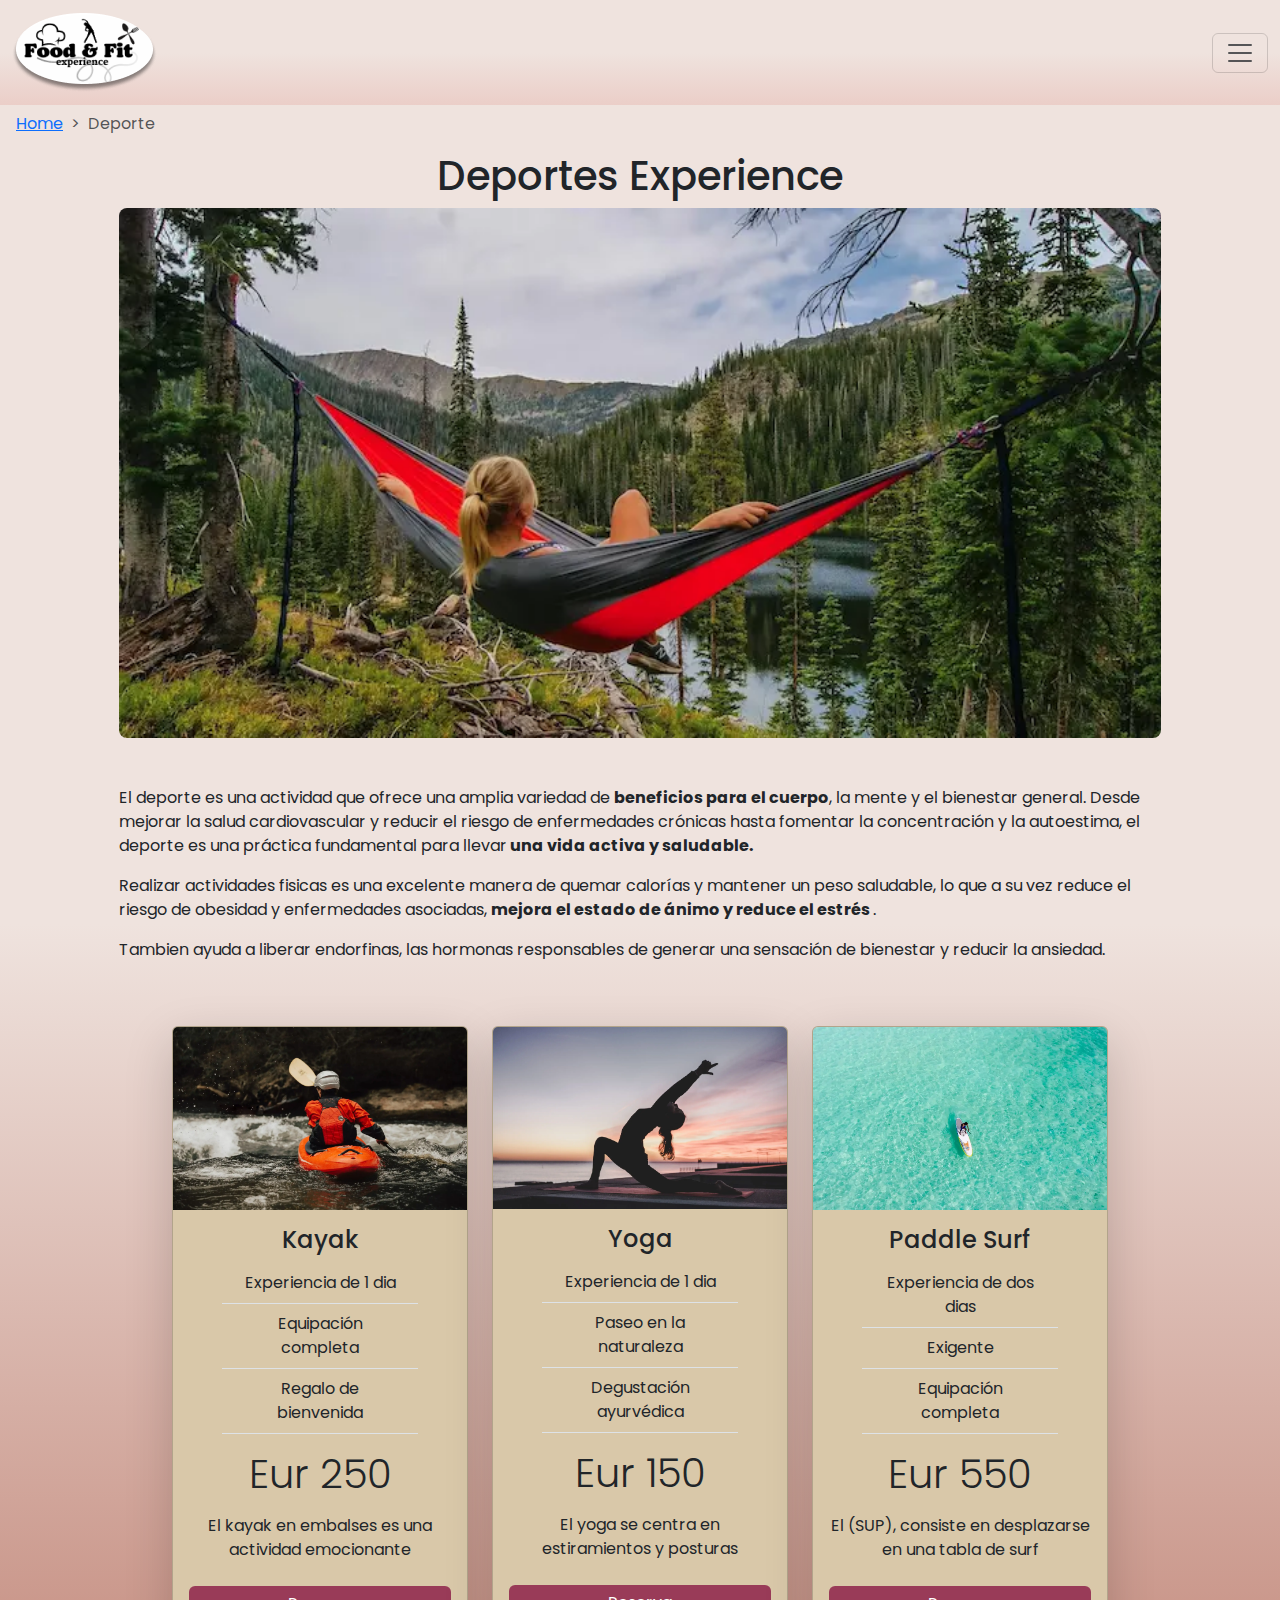
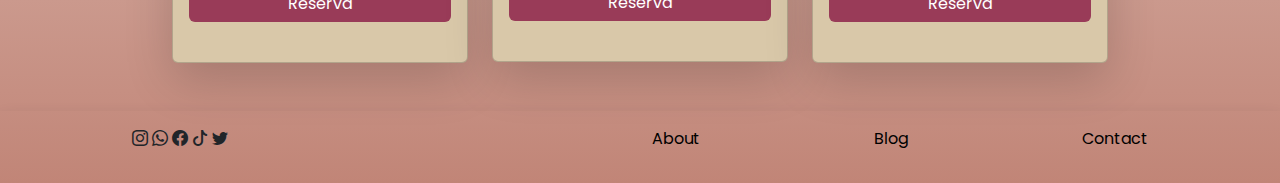
<file: deportes.html>
<!DOCTYPE html>
<html lang="en">
  <head>
    <meta charset="UTF-8" />
    <meta http-equiv="X-UA-Compatible" content="IE=edge" />
    <meta name="viewport" content="width=device-width, initial-scale=1.0" />
    <meta name="author" content="andrea-jordi-mariano" />
    <meta
      name="description"
      content="El deporte es una actividad que ofrece una amplia variedad de beneficios para el cuerpo, la mente y el bienestar general"
    />
    <meta
      name="keyword"
      content="vida activa, mejora el estado de animo y reduce el estres, paddle surf, yoga, kayak"
    />
    <!-- favicon -->
    <link rel="icon" type="image/png" href="img/favicon/f&f.png" />
    <title>Fit - Deportes Experience</title>
    <!-- preload link -->
    <link rel="preload" href="css/bootstrap.min.css" as="style" />
    <link rel="preload" href="js/bootstrap.bundle.min.js" as="script" />

    <!-- bootstrap icon-->

    <link
      rel="stylesheet"
      href="https://cdn.jsdelivr.net/npm/bootstrap-icons@1.10.3/font/bootstrap-icons.css"
    />

    <!-- bootstrap css -->
    <link rel="stylesheet" href="css/bootstrap.min.css" />
    <link rel="stylesheet" href="css/root.css" />
    <link rel="stylesheet" href="css/myStyle.css" />
  </head>

  <body class="font-family-primary body-margin">
    <!-- start of main container -->
    <div class="container-fluid background-primary">

       <!-- start of breadcrumbs -->

       <nav class="row" style="--bs-breadcrumb-divider: '>';" aria-label="breadcrumb">

        <ol class="mt-5 ps-3 breadcrumb">
          <li class="breadcrumb-item"><a href="index.html">Home</a></li>
          <li class="breadcrumb-item active" aria-current="page">Deporte</li>
        </ol>

      </nav>

    <!-- end of breadcrumbs -->

      <!-- start header hero -->

      <header class="row justify-content-center">
        <h1 class="text-center">Deportes Experience</h1>

        <div class="col-10">
          <img
            class="img-fluid rounded-3"

            src="img/fit/deportes/bannerdeportessmall.webp"
            srcset="img/fit/deportes/bannerdeportessmaller.webp 576w,
            img/fit/deportes/bannerdeportessmall.webp 768w"

            alt="imagen landscape deporte"
          />

        </div>
      </header>

      <!-- end header hero -->

      <!-- start of offcanvas nav -->

      <div class="row">
        <nav
          class="navbar bg-body-tertiary fixed-top background-offcanvas-primary"
        >
          <div class="container-fluid">
            <!-- logo picture -->
            <a class="navbar-brand" href="index.html">
              <img
                src="./img/logo/logo_sombra_pequeño.png"
                alt="Food and Fit - Home"
              />
            </a>
            <button
              class="navbar-toggler"
              type="button"
              data-bs-toggle="offcanvas"
              data-bs-target="#offcanvasNavbar"
              aria-controls="offcanvasNavbar"
              aria-label="Toggle navigation"
            >
              <span class="navbar-toggler-icon"></span>
            </button>
            <div
              class="offcanvas offcanvas-end"
              tabindex="-1"
              id="offcanvasNavbar"
              aria-labelledby="offcanvasNavbarLabel"
            >
              <div class="offcanvas-header">
                <button
                  type="button"
                  class="btn-close"
                  data-bs-dismiss="offcanvas"
                  aria-label="Close"
                ></button>
              </div>
              <div class="offcanvas-body background-offcanvas-primary">
                <ul class="navbar-nav justify-content-end flex-grow-1 pe-3">
                  <li class="nav-item dropdown">
                    <a
                      class="nav-link dropdown-toggle"
                      href="#"
                      role="button"
                      data-bs-toggle="dropdown"
                      aria-expanded="false"
                    >
                      Food
                    </a>
                    <ul class="dropdown-menu">
                      <li>
                        <a
                          class="dropdown-item active-offcanvas text-white"
                          href="./cata-vino.html"
                          >Cata de Vino</a
                        >
                      </li>
                      <li>
                        <a class="dropdown-item" href="./gastronomia.html"
                          >Ruta gasgtronomicas</a
                        >
                      </li>
                    </ul>
                  </li>

                  <li class="nav-item dropdown">
                    <a
                      class="nav-link dropdown-toggle"
                      href="#"
                      role="button"
                      data-bs-toggle="dropdown"
                      aria-expanded="false"
                    >
                      Fit
                    </a>
                    <ul class="dropdown-menu">
                      <li>
                        <a class="dropdown-item" href="./paseos.html">Paseos</a>
                      </li>
                      <li>
                        <a class="dropdown-item" href="./deportes.html"
                          >Deporte</a
                        >
                      </li>
                    </ul>
                  </li>
                </ul>
              </div>
            </div>
          </div>
        </nav>
      </div>

      <!-- end of Nav -->

      <section class="row justify-content-center my-5">
        <article class="col-10">
          <p class="">
            El deporte es una actividad que ofrece una amplia variedad de
            <strong>beneficios para el cuerpo</strong>, la mente y el bienestar
            general. Desde mejorar la salud cardiovascular y reducir el riesgo
            de enfermedades crónicas hasta fomentar la concentración y la
            autoestima, el deporte es una práctica fundamental para
            llevar<strong> una vida activa y saludable. </strong>
          </p>

          <p class="">
            Realizar actividades fisicas es una excelente manera de quemar
            calorías y mantener un peso saludable, lo que a su vez reduce el
            riesgo de obesidad y enfermedades asociadas,
            <strong> mejora el estado de ánimo y reduce el estrés </strong>.
          </p>

          <p class="">
            Tambien ayuda a liberar endorfinas, las hormonas responsables de
            generar una sensación de bienestar y reducir la ansiedad.
          </p>
        </article>
      </section>

      <main class="row justify-content-center">
        <!-- first card -->
        <section class="col-9 col-md-3 col-lg-3">
          <div class="card shadow-lg card-clr-primary">
            <img

            src="img/fit/deportes/kayaksmall.webp"
            srcset="img/fit/deportes/kayaksmaller.webp 576w,
            img/fit/deportes/kayaksmall.webp 768w"

            class="card-img-top img-fluid"
            alt="imagen kayak"
          />

            <div class="card-body text-center">
              <h4 class="card-title text--primary">Kayak</h4>

              <ul
                class="list-group list-group-flush flex-column align-items-center"
              >
                <li class="list-group-item border-bottom w-75 card-clr-primary">
                  Experiencia de 1 dia
                </li>
                <li class="list-group-item border-bottom w-75 card-clr-primary">
                  Equipación completa
                </li>
                <li class="list-group-item border-bottom w-75 card-clr-primary">
                  Regalo de bienvenida
                </li>
              </ul>

              <p class="display-6 my-3">Eur 250</p>

              <p class="card-text text--primary">
                El kayak en embalses es una actividad emocionante
              </p>

              <a
                href="#"
                class="btn btn-clr-primary my-4 btn mx-auto d-block text-white border-0"
                >Reserva</a
              >
            </div>
          </div>
        </section>

        <!-- second card -->

        <section class="col-9 my-sm-4 my-md-0 col-md-3"">
          <div class="card shadow-lg card-clr-primary">
            <img

            src="img/fit/deportes/yogasmall.webp"
            srcset="img/fit/deportes/yogasmaller.webp 576w,
            img/fit/deportes/yogasmall.webp 768w"

            class="card-img-top img-fluid"
            alt="imagen yoga"
          />

            <div class="card-body text-center">
              <h4 class="card-title text--primary">Yoga</h4>

              <ul
                class="list-group list-group-flush flex-column align-items-center"
              >
                <li class="list-group-item border-bottom w-75 card-clr-primary">
                  Experiencia de 1 dia
                </li>
                <li class="list-group-item border-bottom w-75 card-clr-primary">
                  Paseo en la naturaleza
                </li>
                <li class="list-group-item border-bottom w-75 card-clr-primary">
                  Degustación ayurvédica
                </li>
              </ul>

              <p class="display-6 my-3">Eur 150</p>

              <p class="card-text text--primary">
                El yoga se centra en estiramientos y posturas
              </p>

              <a
                href="#"
                class="btn btn-primary my-4 btn mx-auto d-block btn-clr-primary text-white border-0"
                >Reserva</a
              >
            </div>
          </div>
        </section>

        <!-- third card -->
        <section class="col-9 col-md-3 col-lg-3">
          <div class="card shadow-lg card-clr-primary">
            <img

            src="img/fit/deportes/paddlesmall.webp"
            srcset="img/fit/deportes/paddlesmaller.webp 576w,
            img/fit/deportes/paddlesmall.webp 768w"

            class="card-img-top img-fluid"
            alt="imagen paddle surf"
          />

            <div class="card-body text-center">
              <h4 class="card-title text--primary">Paddle Surf</h4>

              <ul
                class="list-group list-group-flush flex-column align-items-center"
              >
                <li class="list-group-item border-bottom w-75 card-clr-primary">
                  Experiencia de dos dias
                </li>
                <li class="list-group-item border-bottom w-75 card-clr-primary">
                 Exigente
                </li>
                <li class="list-group-item border-bottom w-75 card-clr-primary">
                  Equipación completa
                </li>
              </ul>

              <p class="display-6 my-3">Eur 550</p>

              <p class="card-text text--primary">
                El (SUP), consiste en desplazarse en una tabla de surf
              </p>

              <a
                href="#"
                class="btn btn-primary my-4 btn mx-auto d-block btn-clr-primary text-white border-0"
                >Reserva</a
              >
            </div>
          </div>
        </section>
      </main>

      <!-- end of main (cards) -->

      <!-- start of footer -->

      <footer class="row mt-5 justify-content-around shadow p-3">
        <div class="social-media-icons col-3">
          <i class="bi bi-instagram"></i>
          <i class="bi bi-whatsapp"></i>
          <i class="bi bi-facebook"></i>
          <i class="bi bi-tiktok"></i>
          <i class="bi bi-twitter"></i>
        </div>

        <ul class="col-5 d-flex justify-content-between list-unstyled">
          <li class="">
            <a class="text-decoration-none text-black" href="./index.html"
              >About</a
            >
          </li>
          <li class="">
            <a class="text-decoration-none text-black" href="./blog.html"
              >Blog</a
            >
          </li>
          <li class="">
            <a class="text-decoration-none text-black" href="./contact.html"
              >Contact</a
            >
          </li>
        </ul>
      </footer>

      <!-- end of footer -->
    </div>
    <!-- end of main container -->

    <script src="js/bootstrap.bundle.min.js"></script>
  </body>
</html>
</file>
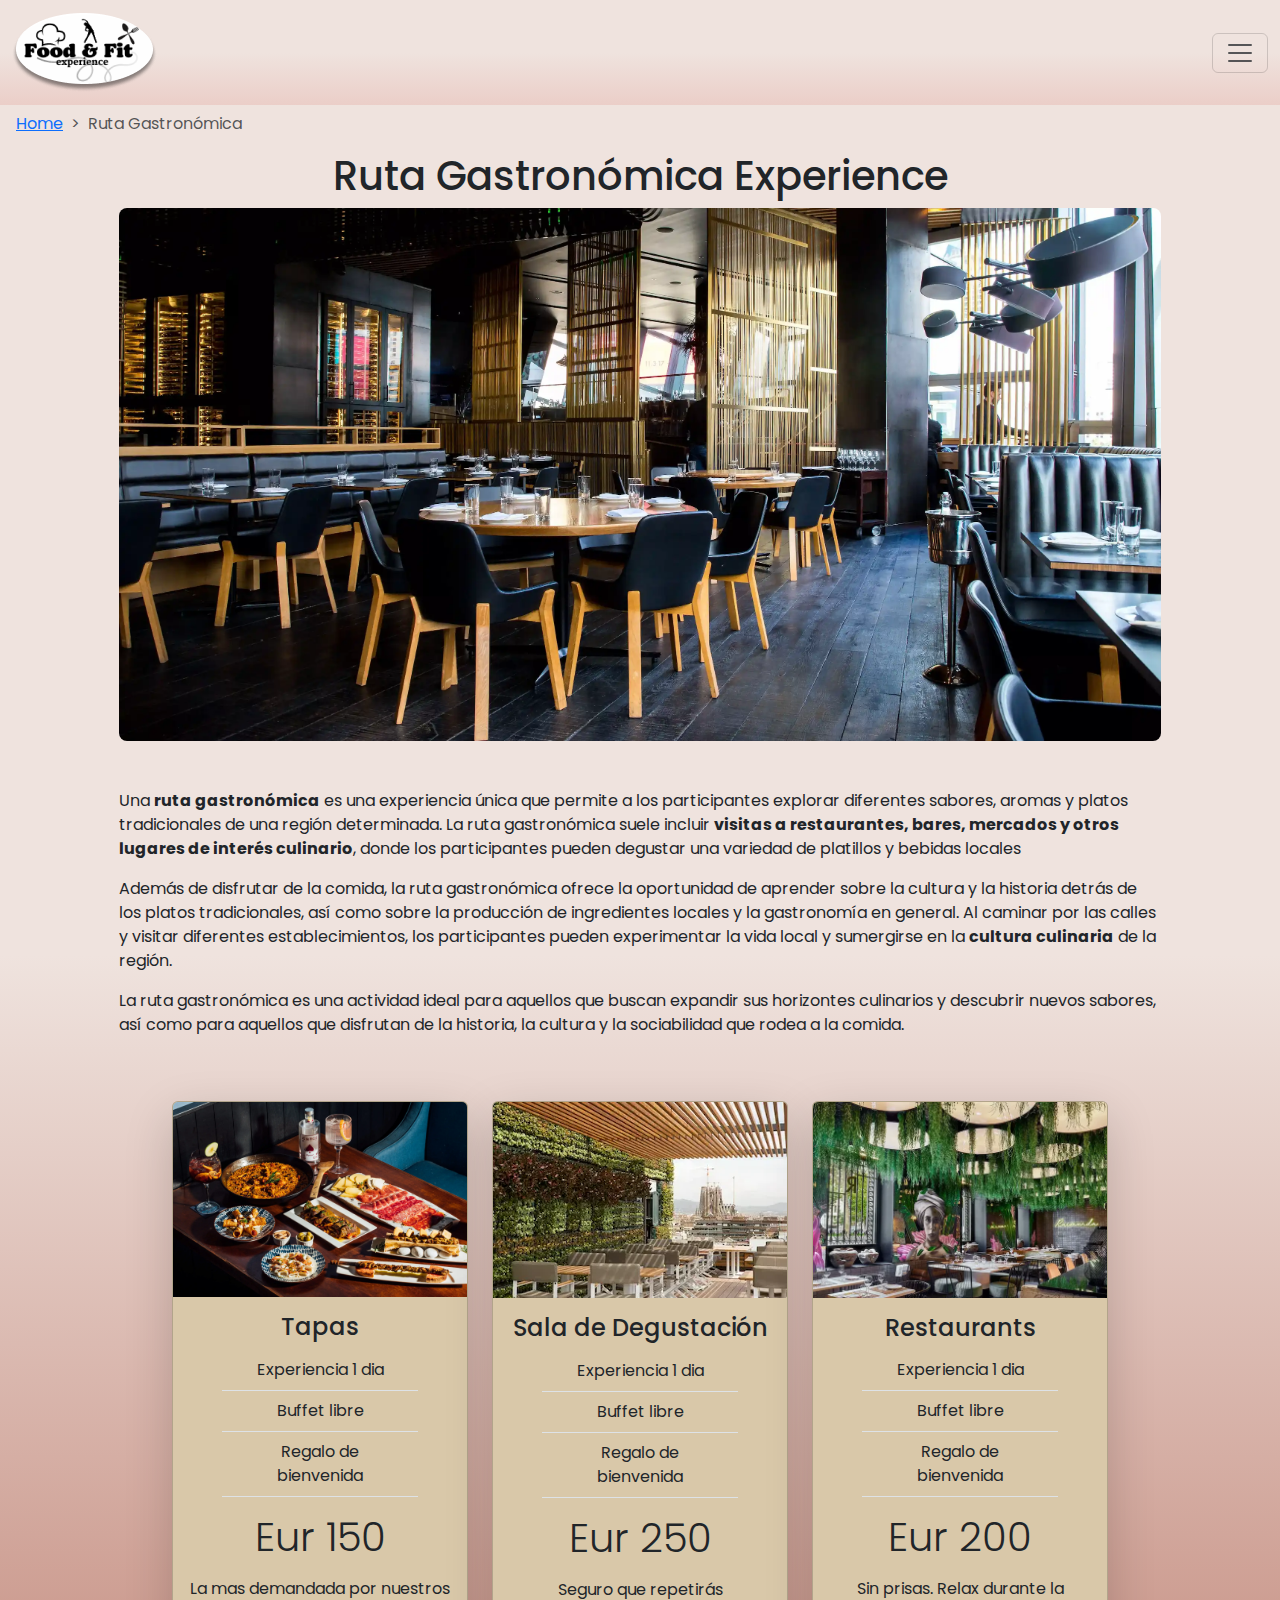
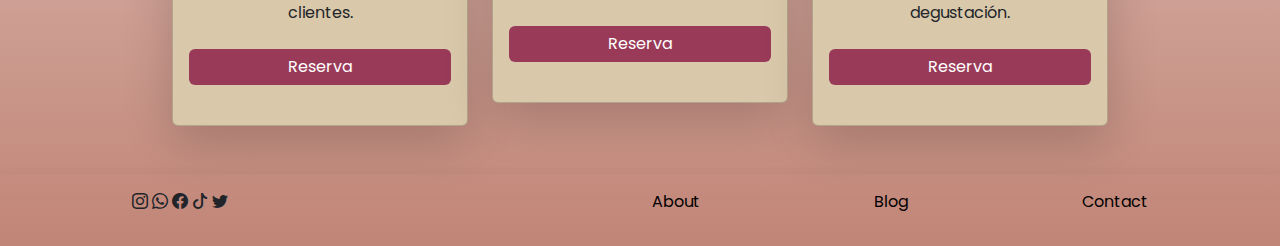
<file: gastronomia.html>
<!DOCTYPE html>
<html lang="en">
  <head>
    <meta charset="UTF-8" />
    <meta http-equiv="X-UA-Compatible" content="IE=edge" />
    <meta name="viewport" content="width=device-width, initial-scale=1.0" />
    <meta name="author" content="andrea-jordi-mariano" />
    <meta
      name="description"
      content="Una ruta gastronómica es una experiencia única que permite a los participantes explorar diferentes sabores, aromas y platos tradicionales de una región determinada"
    />
    <meta
      name="keyword"
      content="ruta gastronomica, explorar sabores regionales, aroma y platos tradicionales"
    />
    <!-- favicon -->
    <link rel="icon" type="image/png" href="img/favicon/f&f.png" />
    <title>Ruta Gastronómica Experience</title>
    <!-- preload link -->
    <link rel="preload" href="css/bootstrap.min.css" as="style" />
    <link rel="preload" href="js/bootstrap.bundle.min.js" as="script" />

    <!-- bootstrap icon-->

    <link
      rel="stylesheet"
      href="https://cdn.jsdelivr.net/npm/bootstrap-icons@1.10.3/font/bootstrap-icons.css"
      aria-disabled="false"
    />

    <!-- bootstrap css -->
    <link rel="stylesheet" href="css/bootstrap.min.css" aria-disabled="false"/>
    <link rel="stylesheet" href="css/root.css" aria-disabled="false"/>
    <link rel="stylesheet" href="css/myStyle.css" aria-disabled="false"/>
  </head>

  <body class="font-family-primary body-margin">
    <!-- start of main container -->
    <div class="container-fluid background-primary">


       <!-- start of breadcrumbs -->

       <nav class="row" style="--bs-breadcrumb-divider: '>';" aria-label="breadcrumb">

        <ol class="mt-5 ps-3 breadcrumb">
          <li class="breadcrumb-item"><a href="index.html">Home</a></li>
          <li class="breadcrumb-item active" aria-current="page">Ruta Gastronómica</li>
        </ol>

      </nav>

    <!-- end of breadcrumbs -->

      <!-- start header hero -->

      <header class="row justify-content-center">
        <h1 class="text-center">Ruta Gastronómica Experience</h1>

        <div class="col-10">
          <img
            class="img-fluid rounded-3"

            src="img/food/gastronomia/bannerrutagrastronomicasmall.webp"
            srcset="img/food/gastronomia/bannerrutagrastronomicasmaller.webp 576w,
            img/food/gastronomia/bannerrutagrastronomicasmall.webp 768w"

            alt="imagen restaurant"
          />

          <!-- <picture>
            <source media="(max-width:576px)" srcset="img/food/gastronomia/small/banner-thumb.webp">
            <source media="(min-width:576.9px)" srcset="img/food/gastronomia/bannerrutagrastronomica.webp">
            <img class="img-fluid" src="img/food/gastronomia/bannerrutagrastronomica.webp" alt="#">
          </picture> -->

        </div>
      </header>

      <!-- end header hero -->

      <!-- start of offcanvas nav -->

      <div class="row">
        <nav
          class="navbar bg-body-tertiary fixed-top background-offcanvas-primary"
        >
          <div class="container-fluid">
            <!-- logo picture -->
            <a class="navbar-brand" href="#">
              <img
                src="./img/logo/logo_sombra_pequeño.png"
                alt="Food and Fit - Home"
              />
            </a>
            <button
              class="navbar-toggler"
              type="button"
              data-bs-toggle="offcanvas"
              data-bs-target="#offcanvasNavbar"
              aria-controls="offcanvasNavbar"
              aria-label="Toggle navigation"
            >
              <span class="navbar-toggler-icon"></span>
            </button>
            <div
              class="offcanvas offcanvas-end"
              tabindex="-1"
              id="offcanvasNavbar"
              aria-labelledby="offcanvasNavbarLabel"
            >
              <div class="offcanvas-header">
                <button
                  type="button"
                  class="btn-close"
                  data-bs-dismiss="offcanvas"
                  aria-label="Close"
                ></button>
              </div>
              <div class="offcanvas-body background-offcanvas-primary">
                <ul class="navbar-nav justify-content-end flex-grow-1 pe-3">
                  <li class="nav-item dropdown">
                    <a
                      class="nav-link dropdown-toggle"
                      href="#"
                      role="button"
                      data-bs-toggle="dropdown"
                      aria-expanded="false"
                    >
                      Food
                    </a>
                    <ul class="dropdown-menu">
                      <li>
                        <a
                          class="dropdown-item active-offcanvas text-white"
                          href="./cata-vino.html"
                          >Cata de Vino</a
                        >
                      </li>
                      <li>
                        <a class="dropdown-item" href="#"
                          >Ruta gasgtronomicas</a
                        >
                      </li>
                    </ul>
                  </li>

                  <li class="nav-item dropdown">
                    <a
                      class="nav-link dropdown-toggle"
                      href="#"
                      role="button"
                      data-bs-toggle="dropdown"
                      aria-expanded="false"
                    >
                      Fit
                    </a>
                    <ul class="dropdown-menu">
                      <li>
                        <a class="dropdown-item" href="./paseos.html">Paseos</a>
                      </li>
                      <li>
                        <a class="dropdown-item" href="./deportes.html"
                          >Deporte</a
                        >
                      </li>
                    </ul>
                  </li>
                </ul>
              </div>
            </div>
          </div>
        </nav>
      </div>

      <!-- end of Nav -->

      <section class="row justify-content-center my-5">
        <article class="col-10">
          <p class="">
            Una <strong>ruta gastronómica</strong> es una experiencia única que
            permite a los participantes explorar diferentes sabores, aromas y
            platos tradicionales de una región determinada. La ruta gastronómica
            suele incluir
            <strong
              >visitas a restaurantes, bares, mercados y otros lugares de
              interés culinario</strong
            >, donde los participantes pueden degustar una variedad de platillos
            y bebidas locales
          </p>

          <p class="">
            Además de disfrutar de la comida, la ruta gastronómica ofrece la
            oportunidad de aprender sobre la cultura y la historia detrás de los
            platos tradicionales, así como sobre la producción de ingredientes
            locales y la gastronomía en general. Al caminar por las calles y
            visitar diferentes establecimientos, los participantes pueden
            experimentar la vida local y sumergirse en la
            <strong>cultura culinaria</strong> de la región.
          </p>

          <p class="">
            La ruta gastronómica es una actividad ideal para aquellos que buscan
            expandir sus horizontes culinarios y descubrir nuevos sabores, así
            como para aquellos que disfrutan de la historia, la cultura y la
            sociabilidad que rodea a la comida.
          </p>
        </article>
      </section>

      <main class="row justify-content-center">
        <!-- first card -->
        <section class="col-9 col-md-3 col-lg-3">
          <div class="card shadow-lg card-clr-primary">

            <img

              src="img/food/gastronomia/tapassmall.webp"
              srcset="img/food/gastronomia/tapassmaller.webp 576w,
              img/food/gastronomia/tapassmall.webp 768w"

              class="card-img-top img-fluid"
              alt="image card queso"
            />


            <div class="card-body text-center">
              <h4 class="card-title text--primary">Tapas </h4>

              <ul
                class="list-group list-group-flush flex-column align-items-center"
              >
                <li class="list-group-item border-bottom w-75 card-clr-primary">
                  Experiencia 1 dia
                </li>
                <li class="list-group-item border-bottom w-75 card-clr-primary">
                  Buffet libre
                </li>
                <li class="list-group-item border-bottom w-75 card-clr-primary">
                  Regalo de bienvenida
                </li>
              </ul>

              <p class="display-6 my-3">Eur 150</p>

              <p class="card-text text--primary">
                La mas demandada por nuestros clientes.
              </p>

              <a
                href="#"
                class="btn btn-clr-primary my-4 btn mx-auto d-block text-white border-0"
                >Reserva</a
              >
            </div>
          </div>
        </section>

        <!-- second card -->

        <section class="col-9 my-sm-4 my-md-0 col-md-3">
          <div class="card shadow-lg card-clr-primary">
            <img

              src="img/food/gastronomia/magesticrooftopsmall.webp"
              srcset="img/food/gastronomia/magesticrooftopsmall.webp 576w,
              img/food/gastronomia/magesticrooftopsmall.webp 768w"

              class="card-img-top img-fluid"
              alt="image card viñedo"
            />

    

            <div class="card-body text-center">
              <h4 class="card-title text--primary">Sala de Degustación</h4>

              <ul
                class="list-group list-group-flush flex-column align-items-center"
              >
                <li class="list-group-item border-bottom w-75 card-clr-primary">
                  Experiencia 1 dia
                </li>
                <li class="list-group-item border-bottom w-75 card-clr-primary">
                  Buffet libre
                </li>
                <li class="list-group-item border-bottom w-75 card-clr-primary">
                  Regalo de bienvenida
                </li>
              </ul>

              <p class="display-6 my-3">Eur 250</p>

              <p class="card-text text--primary">Seguro que repetirás</p>

              <a
                href="#"
                class="btn btn-primary my-4 btn mx-auto d-block btn-clr-primary text-white border-0"
                >Reserva</a
              >
            </div>
          </div>
        </section>

        <!-- third card -->
        <section class="col-9 col-md-3 col-lg-3">
          <div class="card shadow-lg card-clr-primary">
            <img

              src="img/food/gastronomia//restaurantessmall.webp"
              srcset="img/food/gastronomia/restaurantessmall.webp 576w,
              img/food/gastronomia/restaurantessmall.webp 768w"

              class="card-img-top img-fluid"
              alt="image card vino"
            />    

            <div class="card-body text-center">
              <h4 class="card-title text--primary">Restaurants</h4>

              <ul
                class="list-group list-group-flush flex-column align-items-center"
              >
                <li class="list-group-item border-bottom w-75 card-clr-primary">
                  Experiencia 1 dia
                </li>
                <li class="list-group-item border-bottom w-75 card-clr-primary">
                  Buffet libre
                </li>
                <li class="list-group-item border-bottom w-75 card-clr-primary">
                  Regalo de bienvenida
                </li>
              </ul>

              <p class="display-6 my-3">Eur 200</p>

              <p class="card-text text--primary">
                Sin prisas. Relax durante la degustación.
              </p>

              <a
                href="#"
                class="btn btn-primary my-4 btn mx-auto d-block btn-clr-primary text-white border-0"
                >Reserva</a
              >
            </div>
          </div>
        </section>
      </main>

      <!-- end of main (cards) -->

      <!-- start of footer -->

      <footer class="row mt-5 justify-content-around shadow p-3">
        <div class="col-3">
          <i class="bi bi-instagram"></i>
          <i class="bi bi-whatsapp"></i>
          <i class="bi bi-facebook"></i>
          <i class="bi bi-tiktok"></i>
          <i class="bi bi-twitter"></i>
        </div>

        <ul class="col-5 d-flex justify-content-between list-unstyled">
          <li class="">
            <a class="text-decoration-none text-black" href="./index.html"
              >About</a
            >
          </li>
          <li class="">
            <a class="text-decoration-none text-black" href="./blog.html"
              >Blog</a
            >
          </li>
          <li class="">
            <a class="text-decoration-none text-black" href="./contact.html"
              >Contact</a
            >
          </li>
        </ul>
      </footer>

      <!-- end of footer -->
    </div>
    <!-- end of main container -->

    <script src="js/bootstrap.bundle.min.js"></script>
  </body>
</html>
</file>
<file: css/root.css>
@charset "utf-8";

@import url("https://fonts.googleapis.com/css2?family=Open+Sans:ital,wght@0,300;0,400;0,500;0,600;0,700;0,800;1,300;1,400;1,500;1,600;1,700;1,800&family=Poppins:ital,wght@0,100;0,200;0,300;0,400;0,500;0,600;0,700;0,800;0,900;1,100;1,200;1,300;1,400;1,500;1,600;1,700;1,800;1,900&family=Roboto+Slab:wght@100;200;300;400;500;600;700;800;900&display=swap");

:root {
  /* index colors */

  --bg-index-primary:rgb(113, 122, 119);

  
  /*colors fit*/

  --natureFirst: #023a40;
  --natureSecond: #5d878c;
  --natureThird: #d9d0c1;
  --natureFourth: #734327;
  --natureFifth: #bf7449;

  /* colors gastro */

  --gastroFirst: #241e26;
  --gastroSecond: #5e6d8c;
  --gastroThird: #d9c8a9;
  --gastroFourth: #bf9b8e;
  --gastroFifth: #8c5c51;

  /* colors utilities */

  --highlight: rgb(246, 246, 198);
  --buttons: #993b58;

  /*tipografia*/

  --poppinsFont: "Poppins", sans-serif;
  --robotoslabFont: "Roboto Slab", serif;
  --opensansFont: "Open Sans", sans-serif;
}
</file>
<file: css/myStyle.css>
@charset "utf-8";
*,
*::before,
*::after {
  margin: 0;
  padding: 0;
  box-sizing: border-box;
}

/* ************************* classes ****************************** */

.background-primary {
  background: linear-gradient(to bottom, #efe3de 50%, #c18577);
}

.background-offcanvas-primary {
  background: linear-gradient(to bottom, #efe3de 50%, #ebcec8);
}

/* font family */

.font-family-primary {
  font-family: var(--poppinsFont);
}

/* card colors */

.card-clr-primary {
  background: var(--gastroThird);
}

.card-clr-primary-deportes {
  background: var(--natureThird);
}

/* button style */

.btn-clr-primary {
  background: var(--buttons);
}

.btn:hover {
  background: #590829;
}

/* p style */

.description {
  width: clamp(50ch, 3vw, 80ch);
}

/* off canvas style */

.active-offcanvas {
  background: var(--buttons);
}

.social-media-icons {
  cursor: pointer;
}

/* *****body margin ***** */
.body-margin {
  margin-top: 4rem;
}

.body-margin-index {
  margin-top: 7rem;
}


.bg-index-primary{
  background: var(--bg-index-primary);
}

/* .bg-index-secondary{
  background: var(--index-clr-secondary);
}

.bg-index-tertiary{
  background: var( --index-clr-tertiary);

}
</file>
